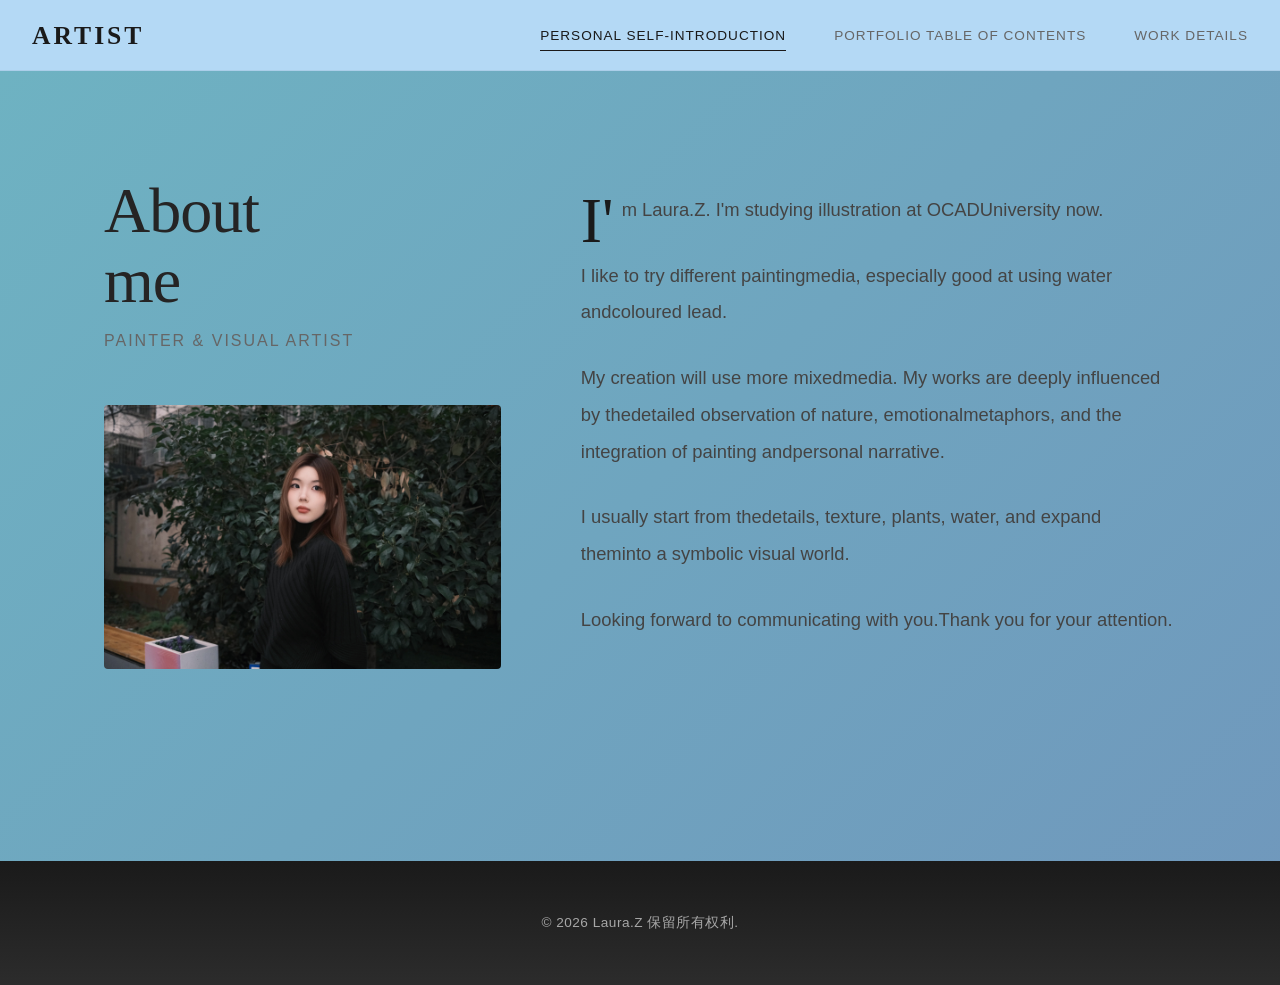
<file: index.html>
<!DOCTYPE html>
<html lang="zh-CN">
<head>
    <meta charset="UTF-8">
    <meta name="viewport" content="width=device-width, initial-scale=1.0">
    <title>Artist Portfolio</title>
    <link rel="stylesheet" href="styles.css">
</head>
<body>
    <header>
        <nav>
            <a href="index.html" class="logo">ARTIST</a>
            <ul>
                <li><a href="index.html" class="active">Personal Self-Introduction</a></li>
                <li><a href="portfolio.html">Portfolio Table of Contents</a></li>
                <li><a href="works.html">Work Details</a></li>
            </ul>
        </nav>
    </header>
    
    <main>
        <section class="intro-section">
            <div class="intro-content">
                <div class="intro-left">
                    <h1>About <br> me</h1>
                    <p class="subtitle">Painter & Visual Artist</p>
                    <div class="intro-image">
                        <img src="./feng/IMG_7413.JPG" alt="艺术家照片">
                    </div>
                </div>
                <div class="intro-text">
                    <p>I'm Laura.Z. I'm studying illustration at OCADUniversity now. </p>
                    <p>I like to try different paintingmedia, especially good at using water andcoloured lead. </p>
                    <p>My creation will use more mixedmedia. My works are deeply influenced by thedetailed observation of nature, emotionalmetaphors, and the integration of painting andpersonal narrative. </p>
                    <p>I usually start from thedetails, texture, plants, water, and expand theminto a symbolic visual world.</p>
                     <p>Looking forward to communicating with you.Thank you for your attention.</p>
                </div>
            </div>
        </section>
    </main>
    
    <footer>
        <p>&copy; 2026 Laura.Z 保留所有权利.</p>
    </footer>
</body>
</html>
</file>
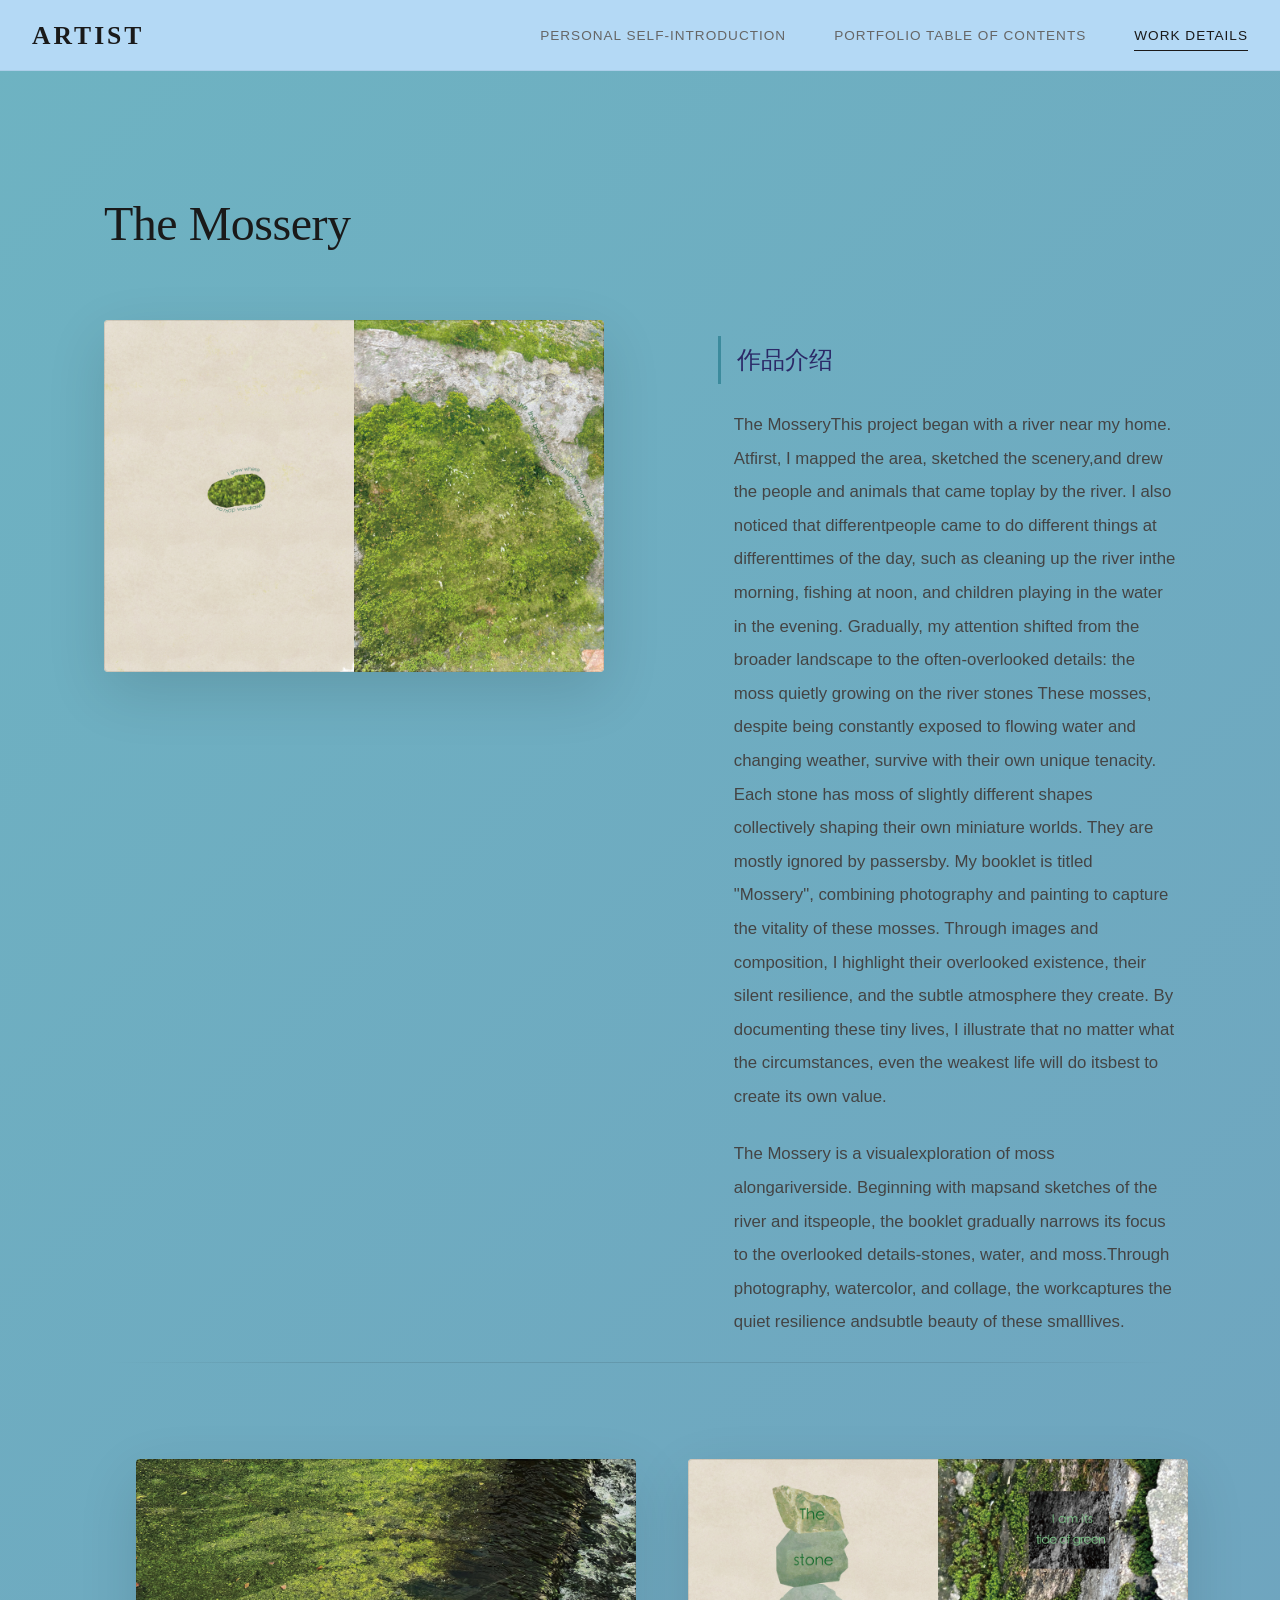
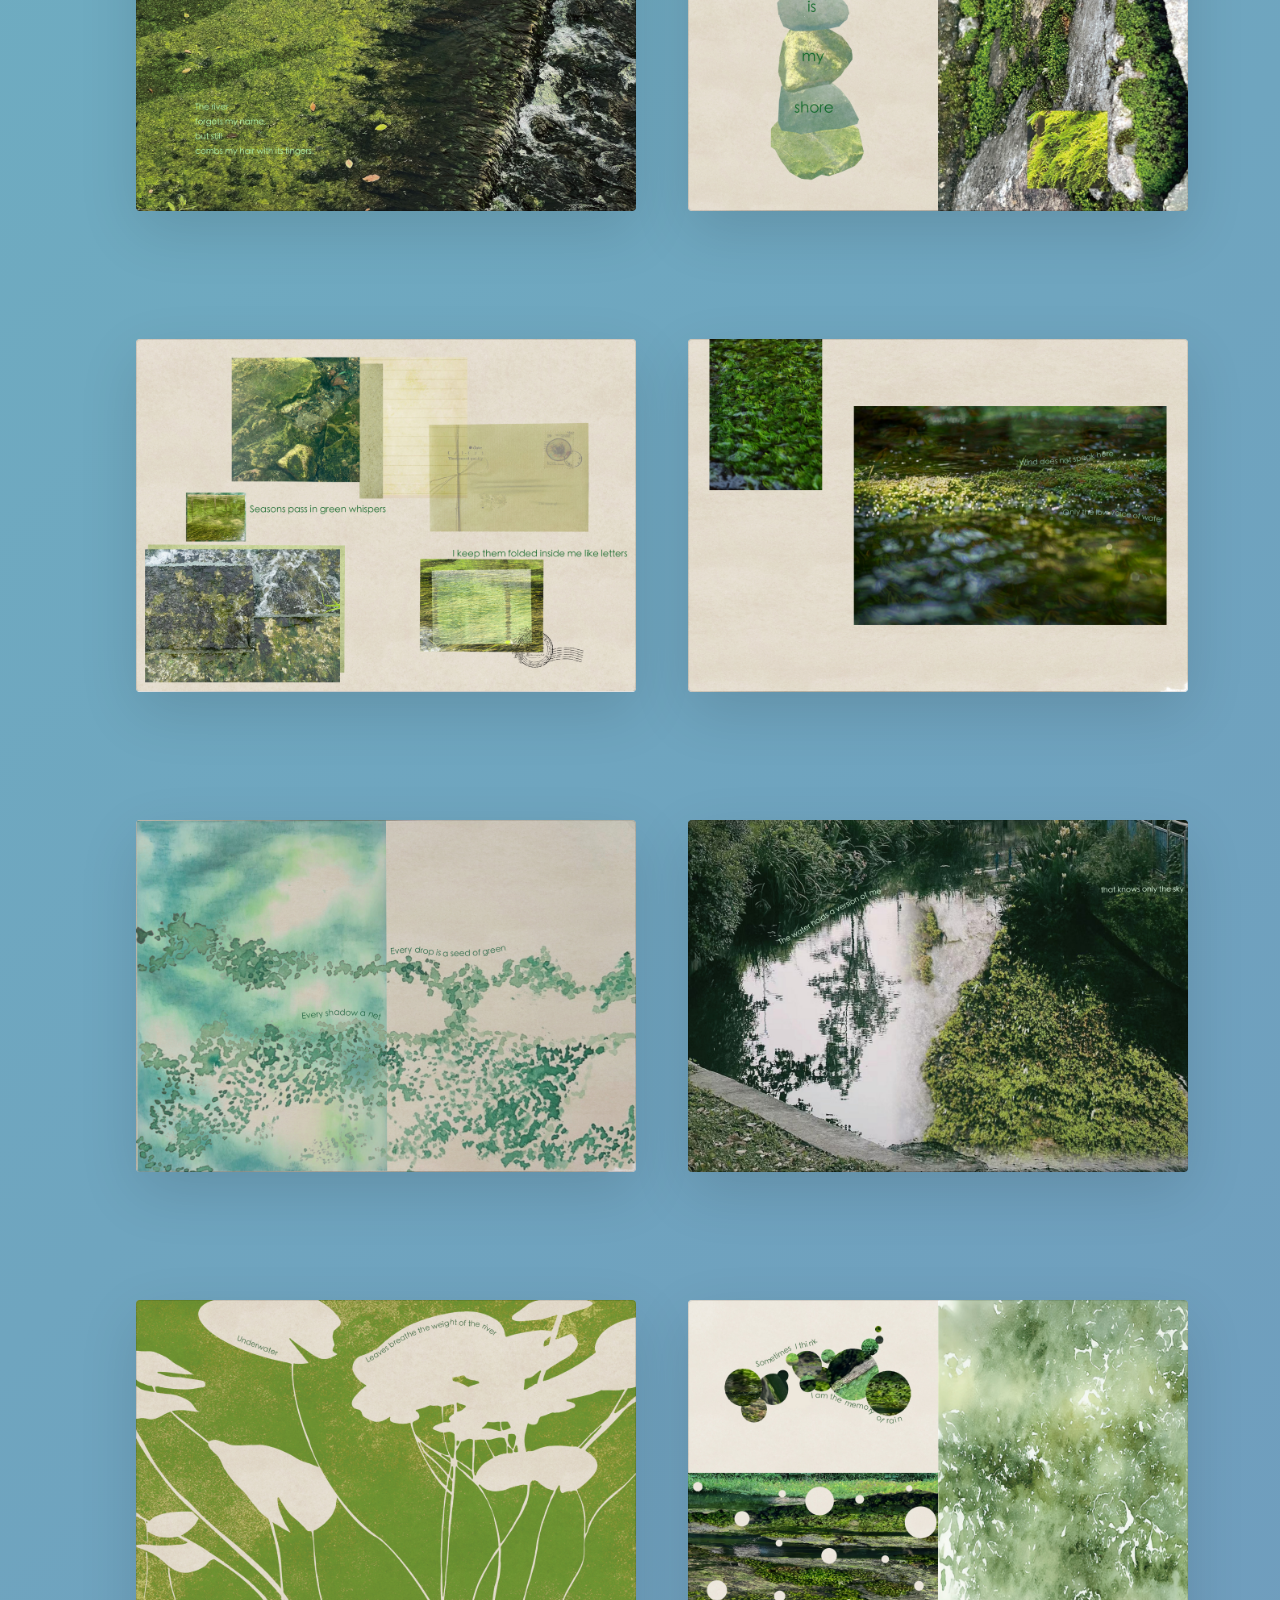
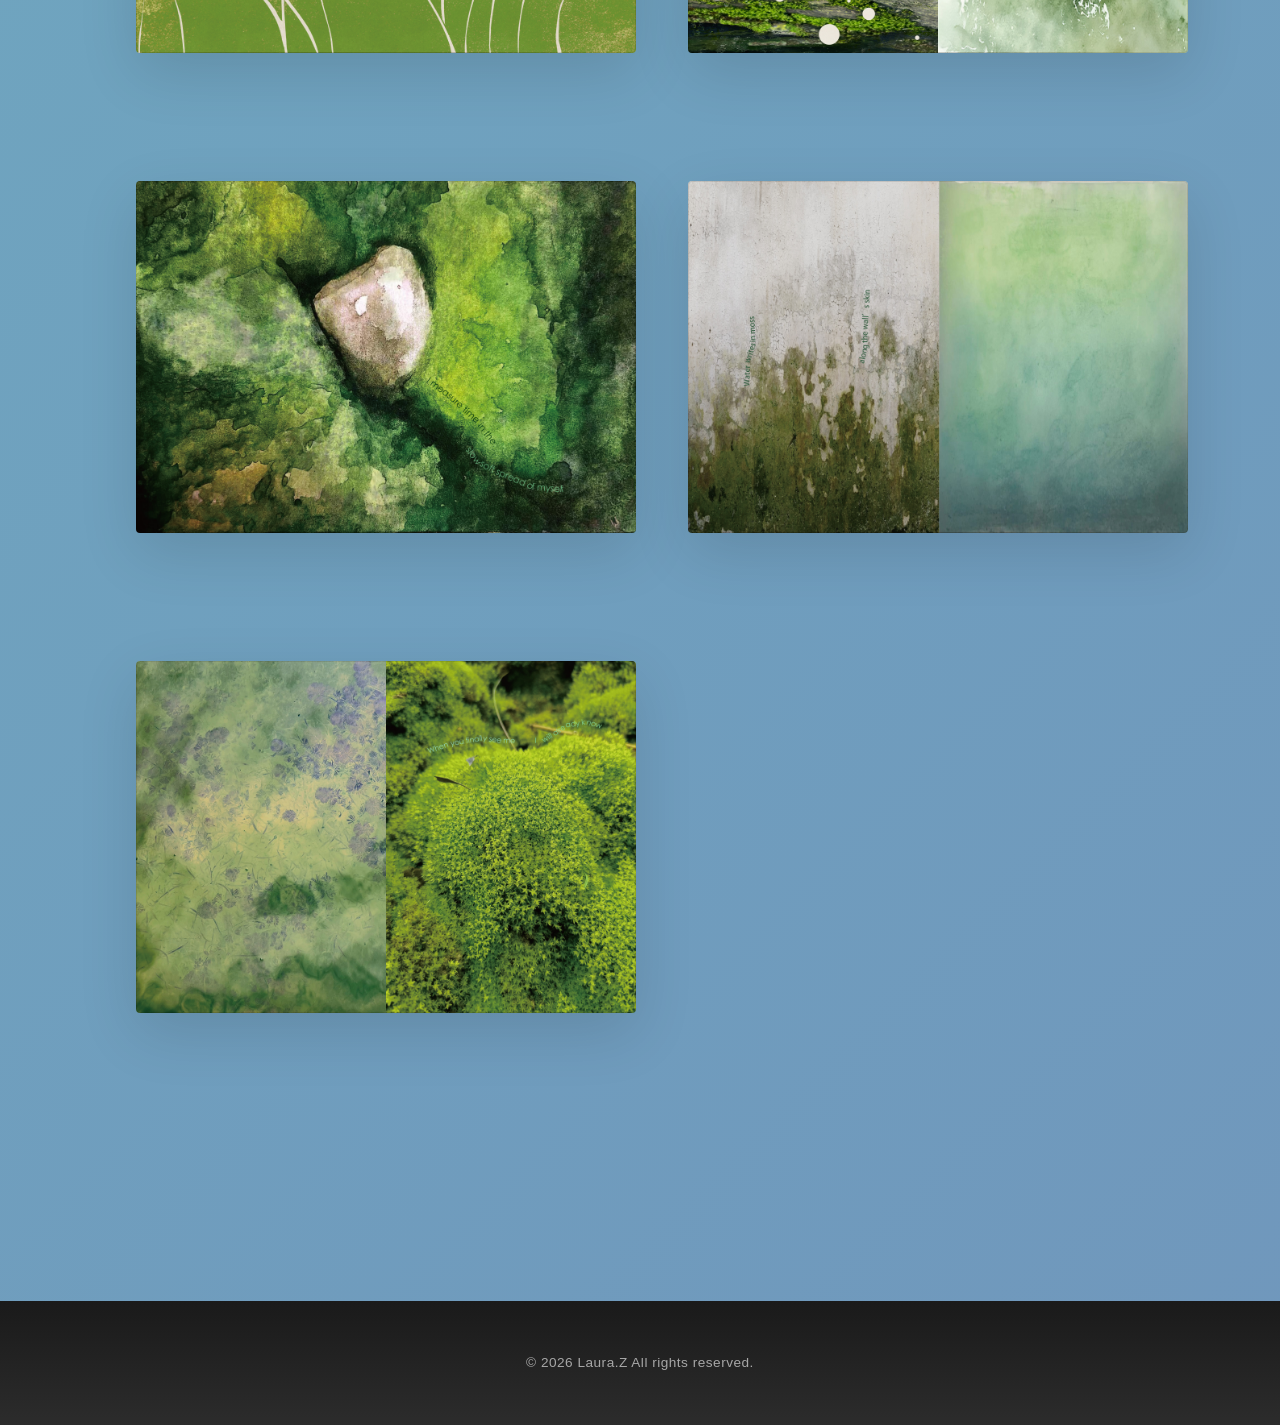
<file: work2.html>
<!DOCTYPE html>
<html lang="zh-CN">
<head>
    <meta charset="UTF-8">
    <meta name="viewport" content="width=device-width, initial-scale=1.0">
    <title>Artist Portfolio - Work Details2</title>
    <link rel="stylesheet" href="styles.css">
</head>
<body>
    <header>
        <nav>
            <a href="index.html" class="logo">ARTIST</a>
            <ul>
                <li><a href="index.html">Personal Self-Introduction</a></li>
                <li><a href="portfolio.html">Portfolio Table of Contents</a></li>
                <li><a href="works.html" class="active">Work Details</a></li>
            </ul>
        </nav>
    </header>
    <main>
        <section class="works-section">
             
    <div class="work" id="work10">
                <h1>The Mossery</h1>
                <div class="work-content">
                    <div class="work-image">
                        <img src="./images/2025/1/page1.jpg" alt="作品10">
                    </div>
                    <div class="work-info">
                        <h2>作品介绍</h2>
                        <p>The MosseryThis project began with a river near my home. Atfirst, I mapped the area, sketched the scenery,and drew the people and animals that came toplay by the river. I also noticed that differentpeople came to do different things at differenttimes of the day, such as cleaning up the river inthe morning, fishing at noon, and children
playing
in the water in the evening. Gradually, my
attention shifted from the broader landscape to
the often-overlooked details: the moss quietly
growing on the river stones
These mosses, despite being constantly
exposed to flowing water and changing weather,
survive with their own unique tenacity. Each
stone has moss of slightly different shapes
collectively shaping their own miniature worlds.
They are mostly ignored by passersby.
My booklet is titled "Mossery", combining
photography and painting to capture the vitality
of these mosses. Through images and
composition, I highlight their overlooked
existence, their silent resilience, and the subtle
atmosphere they create. By documenting these
tiny lives, I illustrate that no matter what the
circumstances, even the weakest life will do itsbest to create its own value.</p>
<p> The Mossery is a visualexploration of moss alongariverside. Beginning with mapsand sketches of the river and itspeople, the booklet gradually
narrows
its focus to the overlooked
details-stones, water, and moss.Through photography,
watercolor, and collage, the workcaptures the quiet resilience andsubtle beauty of these smalllives.</p>
                    </div>  
                </div>
                </div>
     <div class="portfolio-grid">
                <div class="work" id="work11">
                <div class="work-content">
                    <div class="work-image">
                        <img src="./images/2025/1/page2.jpg" alt="作品11">
                    </div>
                    <div class="work-info">              
                    </div>  
                </div>
                </div>
                <div class="work" id="work12">
                <div class="work-content">
                    <div class="work-image">
                        <img src="./images/2025/1/page3.jpg" alt="作品12">
                    </div>
                    <div class="work-info">
                    </div>  
                </div>
                </div>
                <div class="work" id="work13">
                <div class="work-content">
                    <div class="work-image">
                        <img src="./images/2025/1/page4.jpg" alt="作品13">
                    </div>
                </div>
                </div>
                <div class="work" id="work14">
                <div class="work-content">
                    <div class="work-image">
                        <img src="./images/2025/1/page5.jpg" alt="作品14">
                    </div>
                </div>
                </div>
                <div class="work" id="work15">
                <div class="work-content">
                    <div class="work-image">
                        <img src="./images/2025/1/page6.jpg" alt="作品15">
                    </div>
                    
                </div>
                </div>
                <div class="work" id="work16">
                <div class="work-content">
                    <div class="work-image">
                        <img src="./images/2025/1/page7.jpg" alt="作品16">
                    </div>
                    </div>      
                </div>
                <div class="work" id="work17">
                <div class="work-content">
                    <div class="work-image">
                        <img src="./images/2025/1/page8.jpg" alt="作品17">
                    </div>
                </div>
                </div>
                <div class="work" id="work18">
                <div class="work-content">
                    <div class="work-image">
                        <img src="./images/2025/1/page9.jpg" alt="作品18">
                    </div> 
                </div>
                </div>
                <div class="work" id="work19">
                <div class="work-content">
                    <div class="work-image">
                        <img src="./images/2025/1/page10.jpg" alt="作品19">
                    </div>
                </div>
                </div>
                <div class="work" id="work20">
                <div class="work-content">
                    <div class="work-image">
                        <img src="./images/2025/1/page11.jpg" alt="作品20">
                    </div>
                </div>
                </div>
                 <div class="work" id="work41">
                <div class="work-content">
                    <div class="work-image">
                        <img src="./images/2025/1/page12.jpg" alt="作品41">
                    </div>
                </div>
                </div>
    </div>
        </section>
    </main>
     <footer>
        <p>&copy; 2026 Laura.Z All rights reserved.</p>
    </footer>            
</body>
</html>
</file>
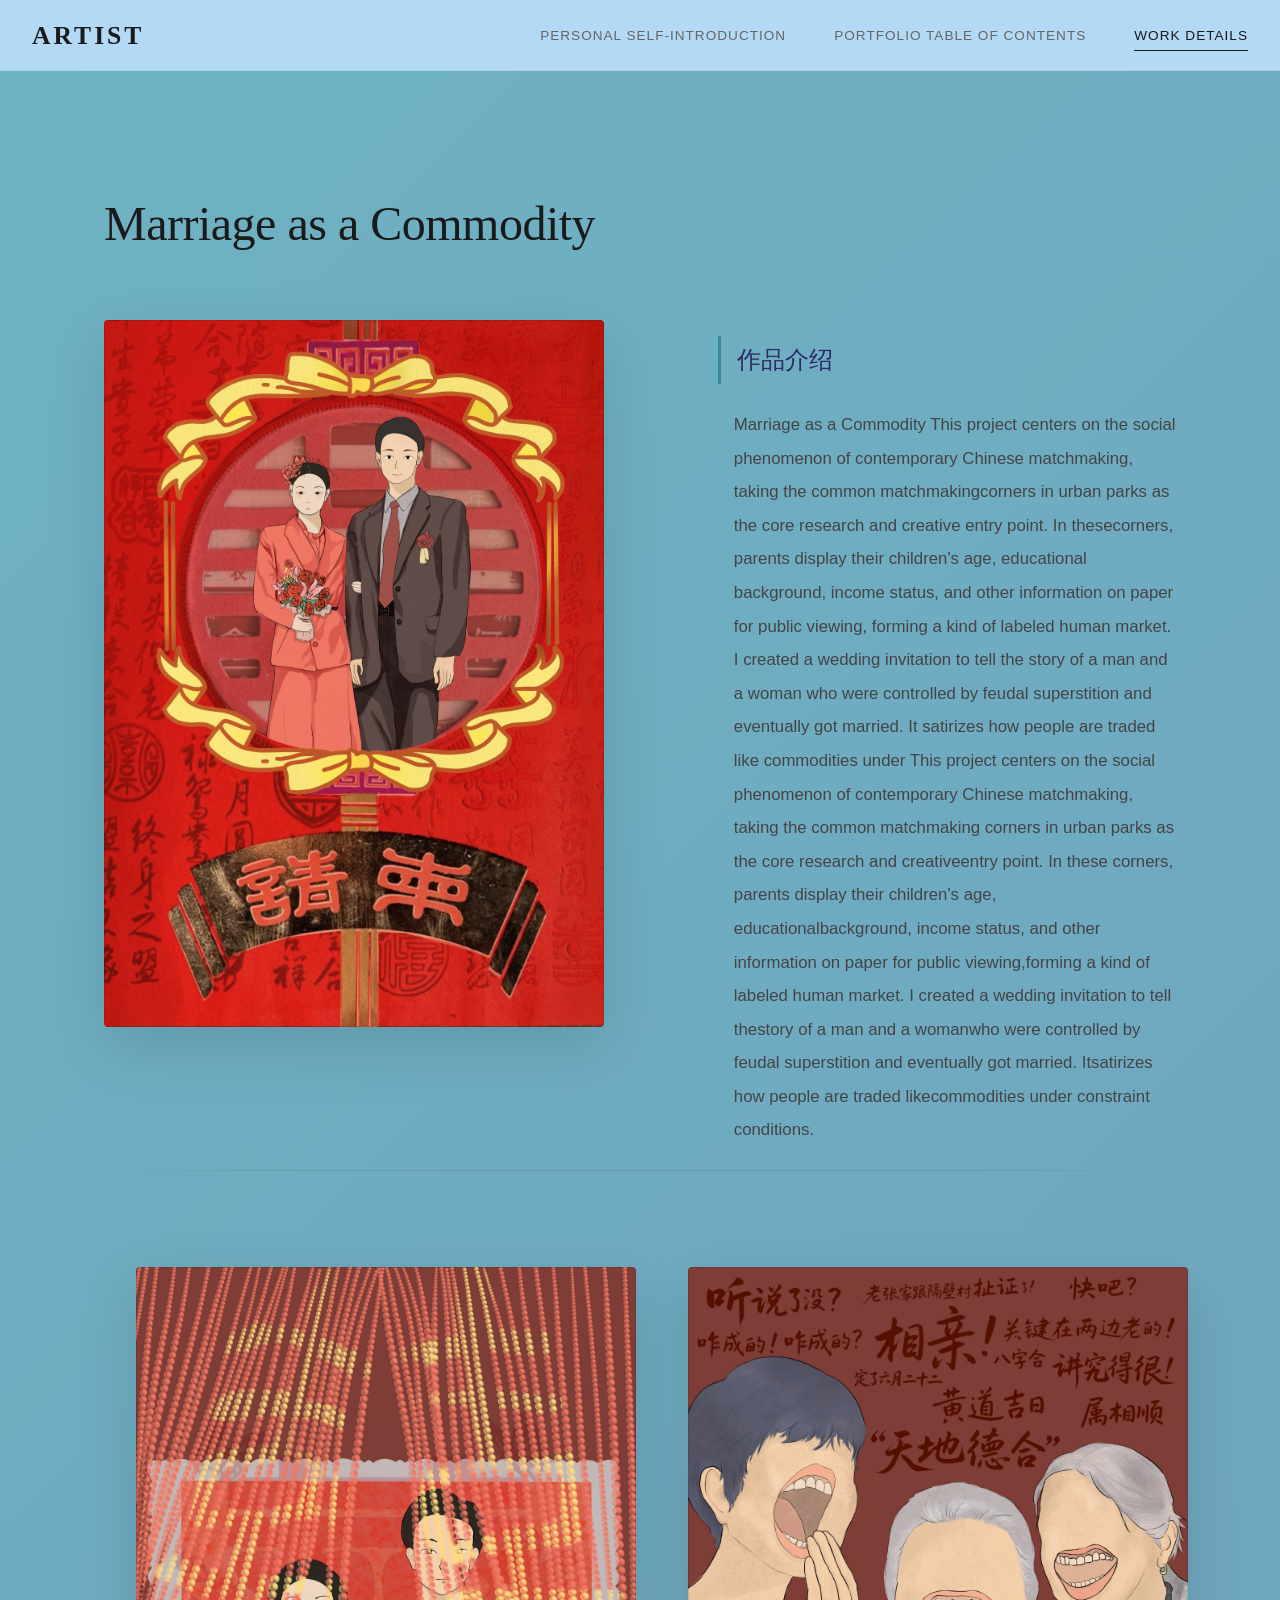
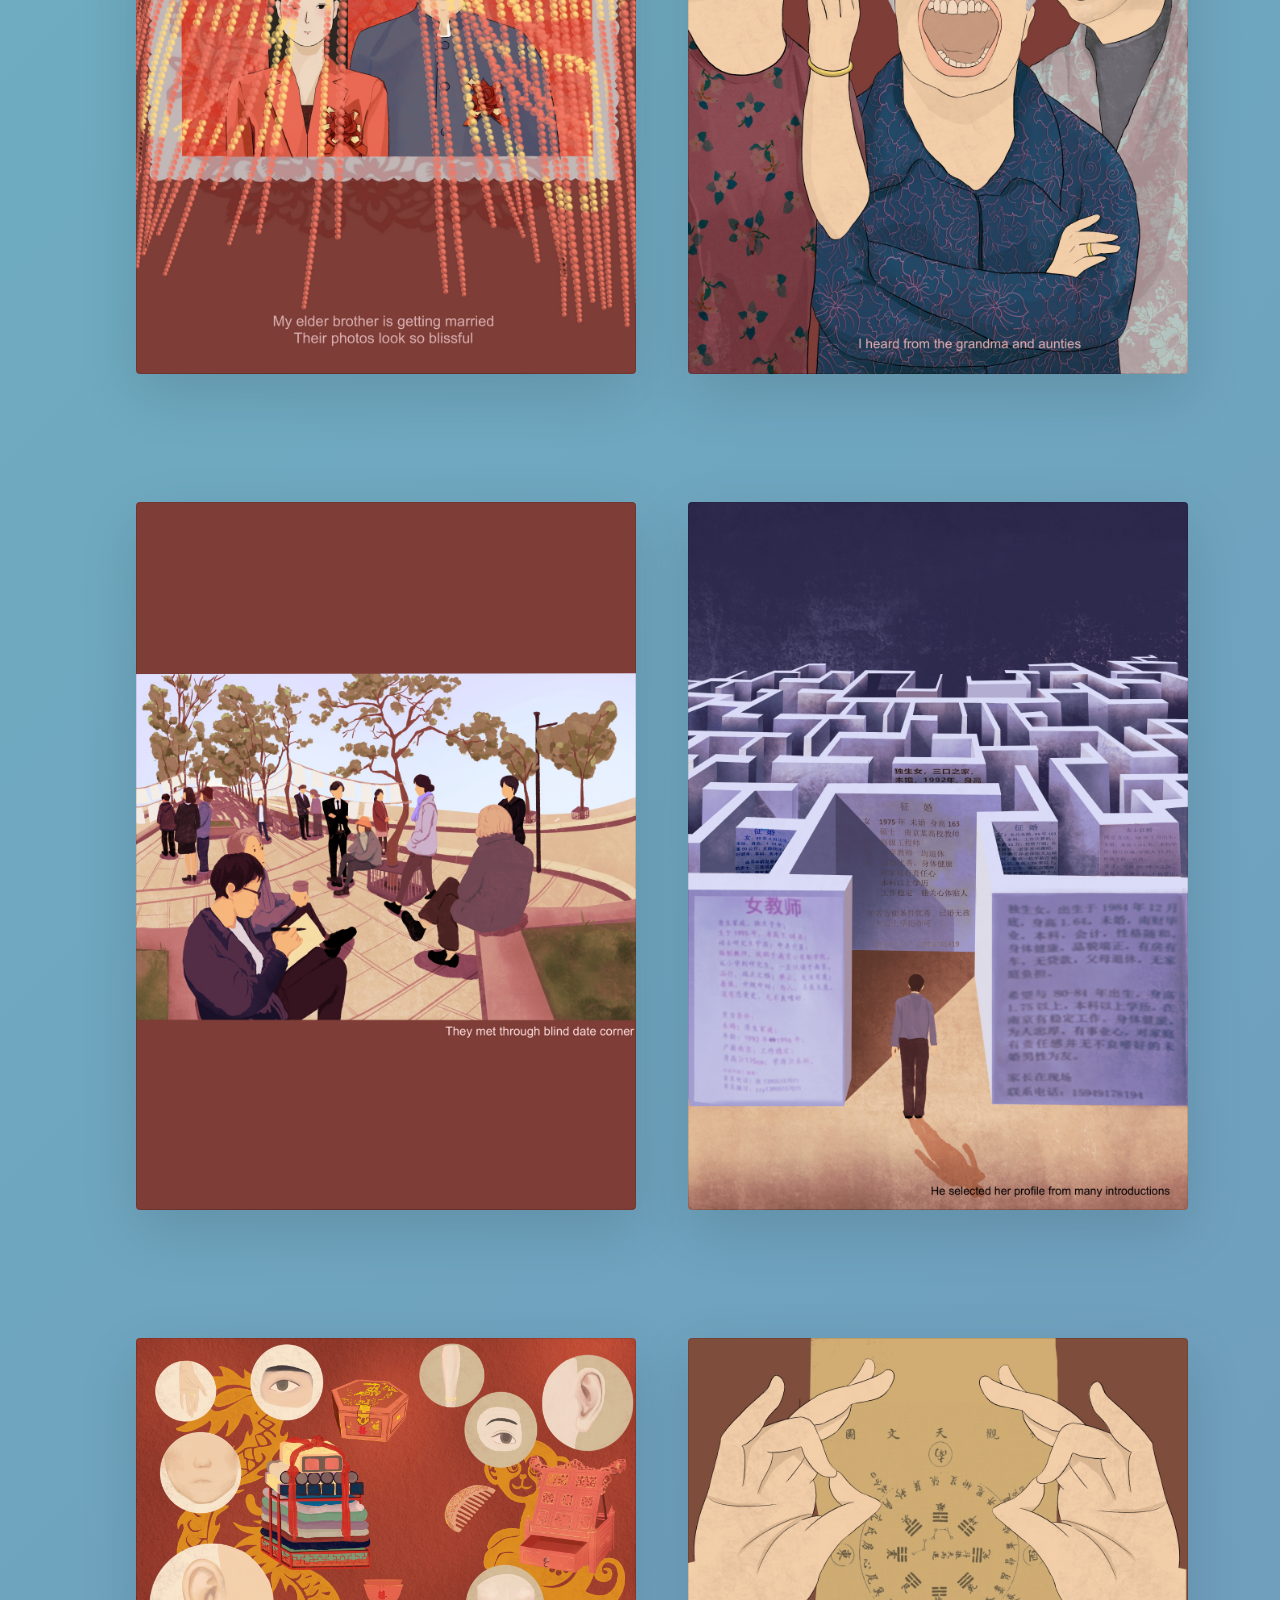
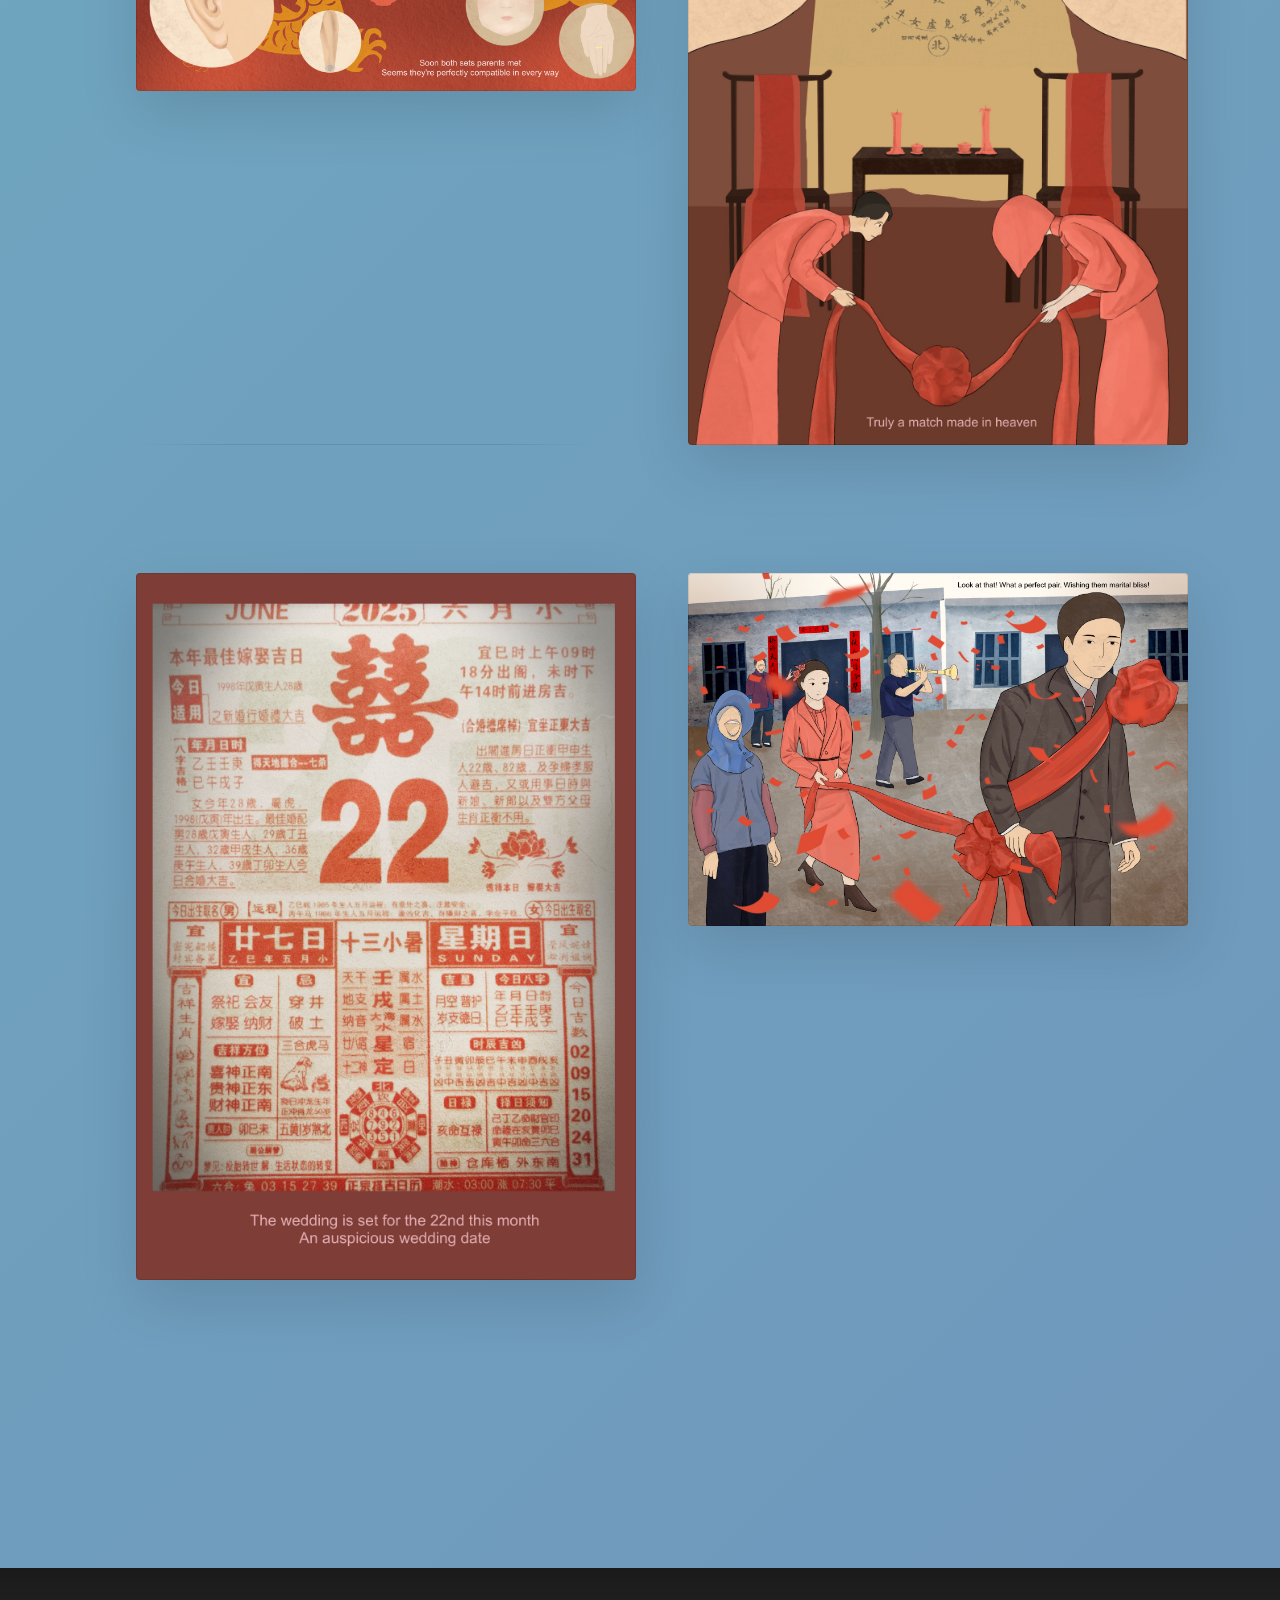
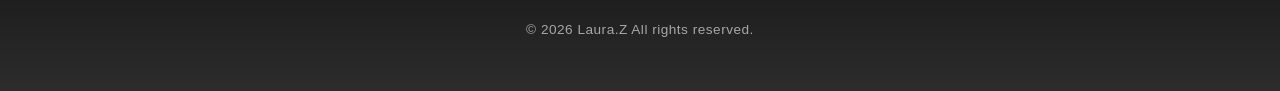
<file: work3.html>
<!DOCTYPE html>
<html lang="zh-CN">
<head>
    <meta charset="UTF-8">
    <meta name="viewport" content="width=device-width, initial-scale=1.0">
    <title>Artist Portfolio - Work Details3</title>
    <link rel="stylesheet" href="styles.css">
</head>
<body>
    <header>
        <nav>
            <a href="index.html" class="logo">ARTIST</a>
            <ul>
                <li><a href="index.html">Personal Self-Introduction</a></li>
                <li><a href="portfolio.html">Portfolio Table of Contents</a></li>
                <li><a href="works.html" class="active">Work Details</a></li>
            </ul>
        </nav>
    </header>
    <main>
        <section class="works-section">
    <div class="work" id="work3">
                <h1>Marriage as a Commodity</h1>
                <div class="work-content">
                    <div class="work-image">
                        <img src="./images/2025/2/1 3.jpg" alt="作品21">
                    </div>
                    <div class="work-info">
                        <h2>作品介绍</h2>
                        <p>Marriage as a Commodity
This project centers on the social phenomenon
of contemporary Chinese
matchmaking, taking the common matchmakingcorners in urban parks as the
core research and creative entry point. In thesecorners, parents display their
children's age, educational background, income
status, and other information on
paper for public viewing, forming a kind of
labeled human market. I created a
wedding invitation to tell the story of a man and
a woman who were controlled
by feudal superstition and eventually got
married. It satirizes how people are
traded like commodities under This project
centers on the social phenomenon of
contemporary Chinese matchmaking, taking the
common matchmaking corners
in urban parks as the core research and creativeentry point. In these corners,
parents display their children's age, educationalbackground, income status, and
other information on paper for public viewing,forming a kind of labeled human
market. I created a wedding invitation to tell thestory of a man and a womanwho were controlled by feudal superstition and eventually got married. Itsatirizes how people are traded likecommodities under constraint conditions.</p>
                        
                    </div>  
                </div>
                </div>
                </div>
     <div class="portfolio-grid">
                <div class="work" id="work22">
                <div class="work-content">
                    <div class="work-image">
                        <img src="./images/2025/2/2 3.jpg" alt="作品22">
                    </div>
                </div>
                </div>
                <div class="work" id="work23">
                <div class="work-content">
                    <div class="work-image">
                        <img src="./images/2025/2/3 2.jpg" alt="作品23">
                    </div>
                </div>
                </div>
                <div class="work" id="work24">
                <div class="work-content">
                    <div class="work-image">
                        <img src="./images/2025/2/4 2.jpg" alt="作品24">
                    </div>
                </div>
                </div>
                <div class="work" id="work25">
                <div class="work-content">
                    <div class="work-image">
                        <img src="./images/2025/2/5 2.jpg" alt="作品25">
                    </div>
                </div>
                </div>
                <div class="work" id="work26">
                <div class="work-content">
                    <div class="work-image">
                        <img src="./images/2025/2/67 2.jpg" alt="作品26">
                    </div>
                </div>
                </div>
                <div class="work" id="work27">
                <div class="work-content">
                    <div class="work-image">
                        <img src="./images/2025/2/8 2.jpg" alt="作品27">
                    </div>
                </div>
                </div>
                <div class="work" id="work28">
                <div class="work-content">
                    <div class="work-image">
                        <img src="./images/2025/2/9 2.jpg" alt="作品28">
                    </div>
                </div>
                </div>
                <div class="work" id="work29">
                <div class="work-content">
                    <div class="work-image">
                        <img src="./images/2025/2/10_11 2.jpg" alt="作品29">
                    </div>
                </div>
                </div>
    </div>
            </div>
        </section>
    </main>
     <footer>
        <p>&copy; 2026 Laura.Z All rights reserved.</p>
    </footer>               
</body>
</html>
</file>
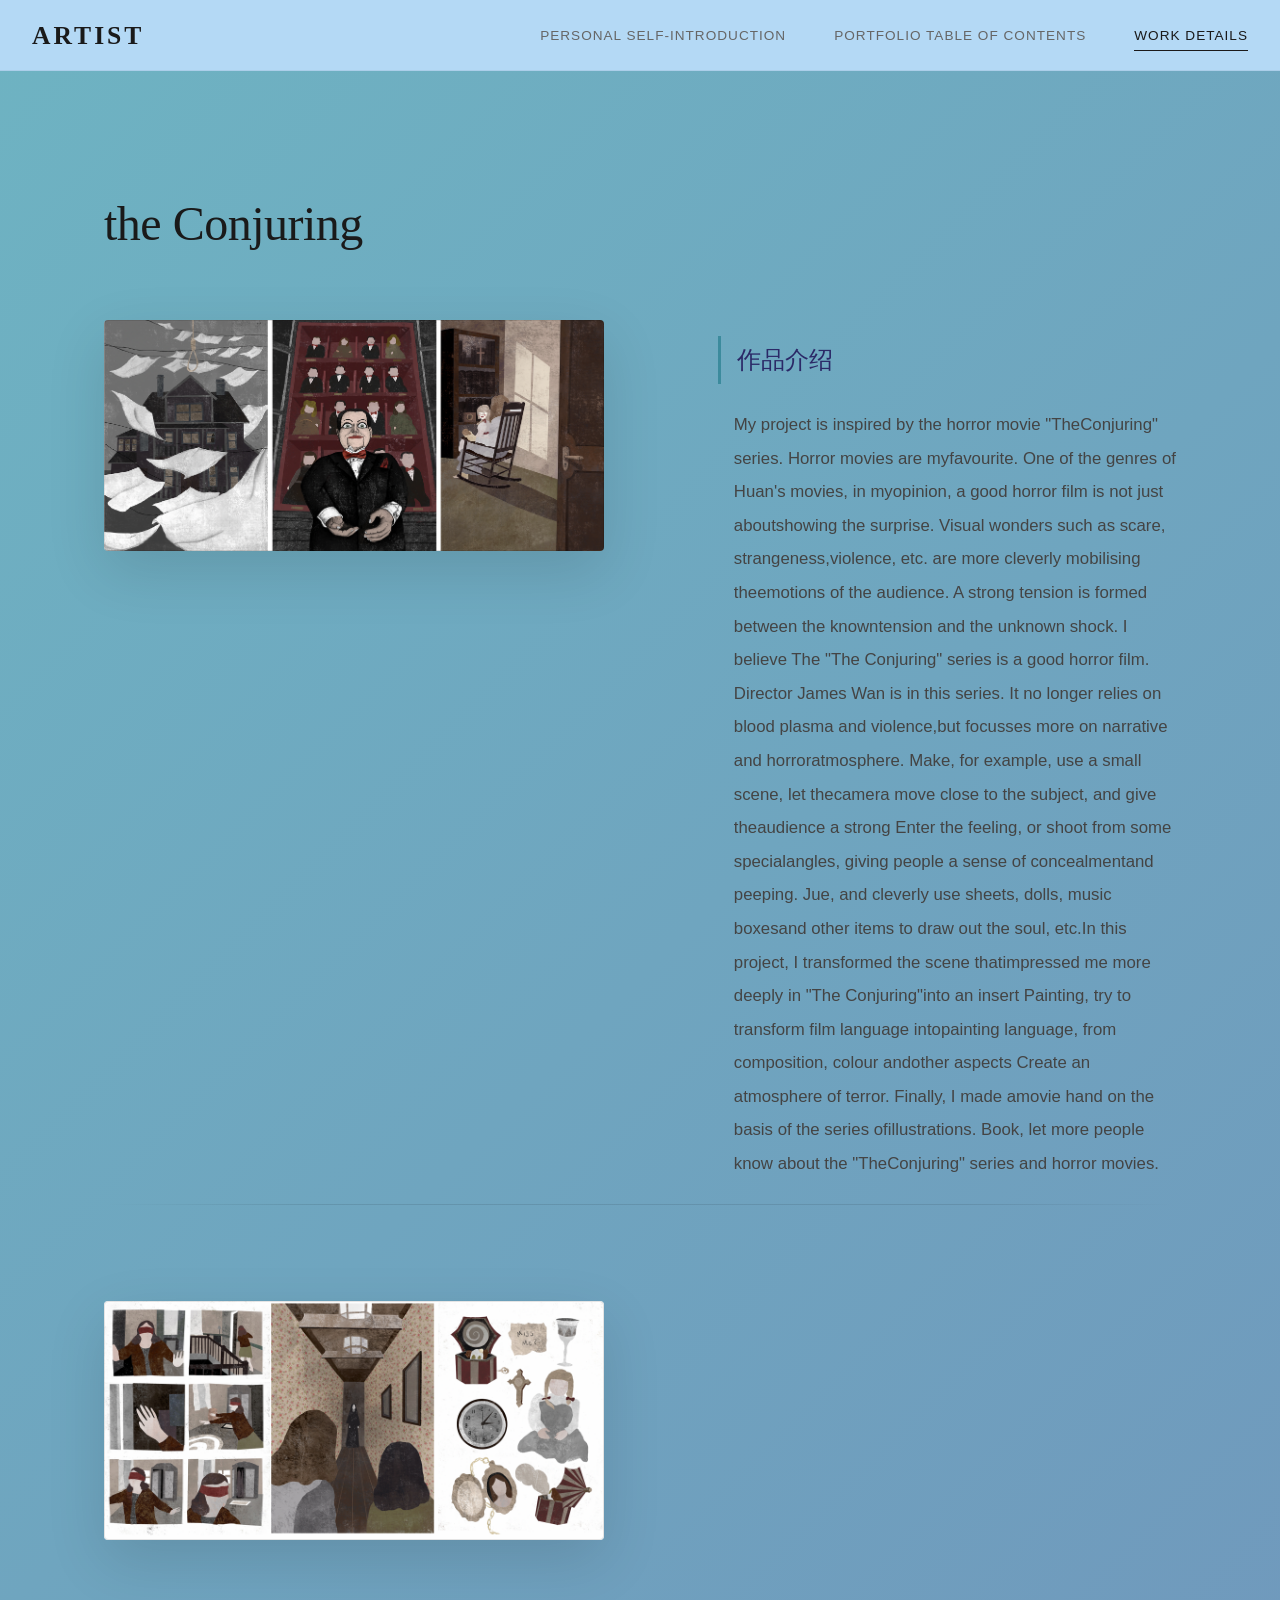
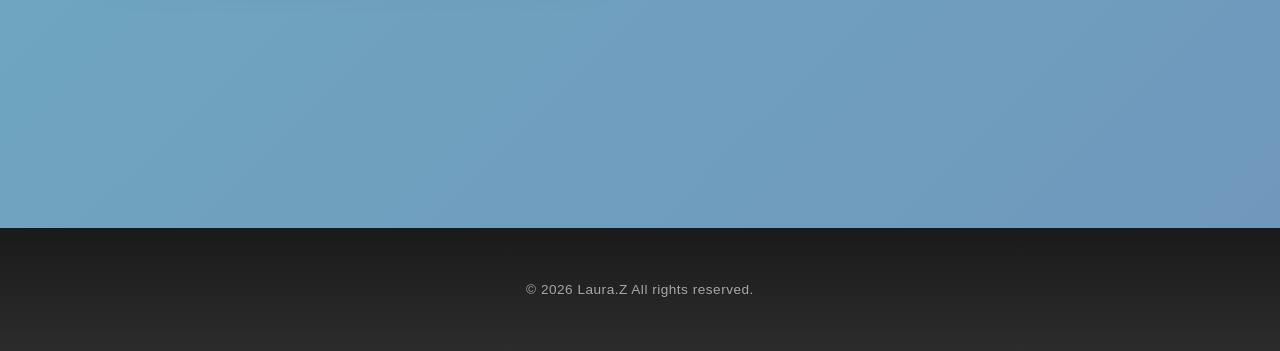
<file: work5.html>
<!DOCTYPE html>
<html lang="zh-CN">
<head>
    <meta charset="UTF-8">
    <meta name="viewport" content="width=device-width, initial-scale=1.0">
    <title>Artist Portfolio - Work Details5</title>
    <link rel="stylesheet" href="styles.css">
</head>
<body>
    <header>
        <nav>
            <a href="index.html" class="logo">ARTIST</a>
            <ul>
                <li><a href="index.html">Personal Self-Introduction</a></li>
                <li><a href="portfolio.html">Portfolio Table of Contents</a></li>
                <li><a href="works.html" class="active">Work Details</a></li>
            </ul>
        </nav>
    </header>
    <main>
        <section class="works-section">
             <div class="work" id="work33">
                <h1>the Conjuring</h1>
                <div class="work-content">
                    <div class="work-image">
                        <img src="./images/2023/1/1.png" alt="作品33">
                    </div>
                    <div class="work-info">
                        <h2>作品介绍</h2>
                        <p>My project is inspired by the horror movie "TheConjuring" series. Horror movies are myfavourite.
One of the genres of Huan's movies, in myopinion, a good horror film is not just aboutshowing the surprise.
Visual wonders such as scare, strangeness,violence, etc. are more cleverly mobilising theemotions of the audience.
A strong tension is formed between the knowntension and the unknown shock. I believe
The "The Conjuring" series is a good horror film.
Director James Wan is in this series.
It no longer relies on blood plasma and violence,but focusses more on narrative and horroratmosphere.
Make, for example, use a small scene, let thecamera move close to the subject, and give theaudience a strong
Enter the feeling, or shoot from some specialangles, giving people a sense of concealmentand peeping.
Jue, and cleverly use sheets, dolls, music boxesand other items to draw out the soul, etc.In this project, I transformed the scene thatimpressed me more deeply in "The Conjuring"into an insert Painting, try to transform film language intopainting language, from composition, colour andother aspects
Create an atmosphere of terror. Finally, I made amovie hand on the basis of the series ofillustrations.
Book, let more people know about the "TheConjuring" series and horror movies.</p>
                    </div>
                    </div>
                </div>
                 <div class="work" id="work42">
                <div class="work-content">
                    <div class="work-image">
                        <img src="./images/2023/1/2.png" alt="作品42">
                    </div>
                    <div class="work-info">
                    </div>
                    </div>
                </div>
            </section>
    </main>
    
    <footer>
        <p>&copy; 2026 Laura.Z All rights reserved.</p>
    </footer>
</body>
</html>
</file>
<file: styles.css>
/* 全局样式 */
* {
    margin: 0;
    padding: 0;
    box-sizing: border-box;
}

@import url('https://fonts.googleapis.com/css2?family=Playfair+Display:wght@400;500;600;700&family=Inter:wght@300;400;500;600&display=swap');

body {
    font-family: 'Inter', -apple-system, BlinkMacSystemFont, sans-serif;
    line-height: 2;
    color: #2c2c2c;
    background: linear-gradient(135deg, #6eb3c2 0%, #7097bc 100%);
    min-height: 100vh;
}

/* 导航栏样式 */
header {
    background: #b4d9f5 ;
    backdrop-filter: blur(20px);
    -webkit-backdrop-filter: blur(20px);
    border-bottom: 1px solid rgba(0, 0, 0, 0.05);
    position: fixed;
    top: 0;
    left: 0;
    right: 0;
    z-index: 1000;
}

nav {
    display: flex;
    justify-content: space-between;
    align-items: center;
    max-width: 1400px;
    margin: 0 auto;
    padding: 0 2rem;
}

.logo {
    font-family: 'Playfair Display', serif;
    font-size: 1.6rem;
    font-weight: 600;
    letter-spacing: 3px;
    text-decoration: none;
    color: #1a1a1a;
    transition: all 0.3s ease;
    position: relative;
}

.logo::after {
    content: '';
    position: absolute;
    bottom: -2px;
    left: 0;
    width: 0;
    height: 1px;
    background: #1a1a1a;
    transition: width 0.3s ease;
}

.logo:hover::after {
    width: 100%;
}

nav ul {
    display: flex;
    list-style: none;
    padding: 1.2rem 0;
    gap: 3rem;
}

nav ul li a {
    text-decoration: none;
    color: #666;
    font-size: 0.85rem;
    font-weight: 400;
    letter-spacing: 1px;
    text-transform: uppercase;
    transition: all 0.3s ease;
    position: relative;
    padding: 0.5rem 0;
}

nav ul li a::before {
    content: '';
    position: absolute;
    bottom: 0;
    left: 0;
    width: 0;
    height: 1px;
    background: #1a1a1a;
    transition: width 0.3s ease;
}

nav ul li a:hover {
    color: #1a1a1a;
}

nav ul li a:hover::before {
    width: 100%;
}

nav ul li a.active {
    color: #1a1a1a;
}

nav ul li a.active::before {
    width: 100%;
}

/* 主内容区域 */
main {
    margin-top: 80px;
    padding: 2rem;
    max-width: 1200px;
    margin-left: auto;
    margin-right: auto;
}

/* 个人介绍页面样式 */
.intro-section {
    padding: 4rem 0;
    max-width: 1200px;
    margin: 0 auto;
}

.intro-content {
    display: grid;
    grid-template-columns: 1fr 1.5fr;
    gap: 5rem;
    align-items: start;
    padding: 0 2rem;
}

.intro-left {
    position: sticky;
    top: 120px;
}

.intro-content h1 {
    font-family: 'Playfair Display', serif;
    font-size: 4rem;
    font-weight: 400;
    letter-spacing: -1px;
    margin-bottom: 0.5rem;
    color: #252424;
    line-height: 1.1;
}

.subtitle {
    font-size: 1rem;
    color: #666;
    margin-bottom: 3rem;
    font-weight: 300;
    letter-spacing: 2px;
    text-transform: uppercase;
}

.intro-image {
    position: relative;
    overflow: hidden;
    border-radius: 4px;
}

.intro-image::before {
    content: '';
    position: absolute;
    top: 0;
    left: 0;
    right: 0;
    bottom: 0;
    border-radius: 4px;
    pointer-events: none;
    z-index: 1;
}

.intro-image img {
    width: 100%;
    height: auto;
    object-fit: cover;
    display: block;
    transition: transform 0.6s cubic-bezier(0.4, 0, 0.2, 1);
}

.intro-image:hover img {
    transform: scale(1.02);
}

.intro-text {
    text-align: left;
    padding-top: 1rem;
}

.intro-text p {
    margin-bottom: 1.8rem;
    font-size: 1.15rem;
    line-height: 2;
    color: #444;
    font-weight: 300;
}

.intro-text p:first-child::first-letter {
    font-family: 'Playfair Display', serif;
    font-size: 4rem;
    float: left;
    line-height: 1;
    margin-right: 0.5rem;
    margin-top: -0.2rem;
    color: #1a1a1a;
}

/* 作品集目录页面样式 */
.portfolio-section {
    padding: 4rem 0;
    max-width: 1400px;
}

.portfolio-section h1 {
    font-family: 'Playfair Display', serif;
    font-size: 4rem;
    font-weight: 400;
    letter-spacing: -1px;
    margin-bottom: 5rem;
    color: #1a1a1a;
    text-align: left;
    padding-left: 2rem;
}

/* 年份分组样式 */
.year-group {
    margin-bottom: 5rem;
    position: relative;
}

.year-group::after {
    content: '';
    position: absolute;
    bottom: -2.5rem;
    left: 2rem;
    right: 2rem;
    height: 1px;
    background: linear-gradient(90deg, transparent 0%, rgba(0,0,0,0.1) 20%, rgba(0,0,0,0.1) 80%, transparent 100%);
}

.year-group:last-child::after {
    display: none;
}

.year-title {
    font-family: 'Playfair Display', serif;
    font-size: 3rem;
    font-weight: 300;
    color: #1a1a1a;
    margin-bottom: 2.5rem;
    padding-left: 2rem;
    position: relative;
    display: inline-block;
}

.year-title::before {
    content: '';
    position: absolute;
    left: 0;
    top: 50%;
    transform: translateY(-50%);
    width: 3px;
    height: 60%;
    background: linear-gradient(180deg, #333 0%, #888 100%);
    border-radius: 2px;
}

.portfolio-grid {
    display: grid;
    grid-template-columns: repeat(auto-fill, minmax(350px, 1fr));
    gap: 2rem;
    padding: 0 2rem;
}

.portfolio-item {
    background: #fff;
    border-radius: 4px;
    overflow: hidden;
    box-shadow: 0 2px 20px rgba(0, 0, 0, 0.06);
    transition: all 0.4s cubic-bezier(0.4, 0, 0.2, 1);
    position: relative;
}

.portfolio-item::before {
    content: '';
    position: absolute;
    top: 0;
    left: 0;
    right: 0;
    bottom: 0;
    border: 1px solid transparent;
    border-radius: 4px;
    transition: border-color 0.4s ease;
    pointer-events: none;
    z-index: 1;
}

.portfolio-item:hover {
    transform: translateY(-8px);
    box-shadow: 0 20px 40px rgba(0, 0, 0, 0.12);
}

.portfolio-item:hover::before {
    border-color: rgba(0, 0, 0, 0.1);
}

.portfolio-item a {
    text-decoration: none;
    color: inherit;
    display: block;
}

.portfolio-item img {
    width: 100%;
    height: 280px;
    object-fit: contain;
    transition: transform 0.6s cubic-bezier(0.4, 0, 0.2, 1);
}

.portfolio-item:hover img {
    transform: scale(1.03);
}

.portfolio-item h3 {
    padding: 1.5rem;
    font-size: 1.1rem;
    font-weight: 500;
    margin: 0;
    color: #2c2c2c;
    letter-spacing: 0.3px;
}

/* 作品详情页面样式 */
.works-section {
    padding: 4rem 0;
    max-width: 1400px;
}

.work {
    margin-bottom: 6rem;
    padding-bottom: 0rem;
    position: relative;
}

.work::after {
    content: '';
    position: absolute;
    bottom: 0;
    left: 2rem;
    right: 2rem;
    height: 1px;
    background: linear-gradient(90deg, transparent 0%, rgba(0,0,0,0.1) 20%, rgba(0,0,0,0.1) 80%, transparent 100%);
}

.work:last-child::after {
    display: none;
}

.work h1 {
    font-family: 'Playfair Display', serif;
    font-size: 3rem;
    font-weight: 400;
    margin-bottom: 3rem;
    color: #1a1a1a;
    padding-left: 2rem;
    letter-spacing: -0.5px;
}

.work-content {
    display: grid;
    grid-template-columns: 1.2fr 1fr;
    gap: 4rem;
    align-items: start;
    padding: 0 2rem;
}

.work-image {
    width: 500px;
    position: relative;
    border-radius: 4px;
    overflow: hidden;
    box-shadow: 0 20px 60px rgba(0, 0, 0, 0.12);
}

.work-image::before {
    content: '';
    position: absolute;
    top: 0;
    left: 0;
    right: 0;
    bottom: 0;
    border: 1px solid rgba(0, 0, 0, 0.1);
    border-radius: 4px;
    pointer-events: none;
    z-index: 1;
}

.work-image img {
    width: 100%;
    height: auto;
    object-fit: cover;
    display: block;
    transition: transform 0.6s cubic-bezier(0.4, 0, 0.2, 1);
}
/* .work-image :nth-child(2) img
{
    width: 900px;
    height: 500px;
} */

.work-image:hover img {
    transform: scale(1.02);
}

.work-info {
    padding-top: 1rem;
}

.work-info h2 {
    font-family: 'Playfair Display', serif;
    font-size: 1.5rem;
    font-weight: 400;
    margin-bottom: 1.5rem;
    color: #2b2967;
    position: relative;
    padding-left: 1rem;
}

.work-info h2 {
    border-left: 3px solid #3c8b9d;
}

.work-info ul {
    list-style: none;
    margin-bottom: 4rem;
    padding-left: 1rem;
}

.work-info ul li {
    margin-bottom: 0.8rem;
    font-size: 1rem;
    color: #555;
    font-weight: 300;
    letter-spacing: 0.3px;
}

.work-info ul li strong {
    color: #1a1a1a;
    font-weight: 500;
}

.work-info p {
    margin-bottom: 1.5rem;
    line-height: 2;
    font-size: 1.05rem;
    color: #444;
    font-weight: 300;
    padding-left: 1rem;
}

/* 页脚样式 */
footer {
    background: linear-gradient(180deg, #1a1a1a 0%, #2c2c2c 100%);
    color: rgba(255, 255, 255, 0.6);
    text-align: center;
    padding: 3rem 2rem;
    margin-top: 6rem;
}

footer p {
    font-size: 0.85rem;
    letter-spacing: 0.5px;
    font-weight: 300;
}

/* 响应式设计 */
@media (max-width: 768px) {
    nav {
        padding: 0 1rem;
    }
    
    .logo {
        font-size: 1.2rem;
        letter-spacing: 2px;
    }
    
    nav ul {
        gap: 1.5rem;
    }
    
    nav ul li a {
        font-size: 0.7rem;
        letter-spacing: 0.5px;
    }
    
    main {
        padding: 1rem;
        margin-top: 70px;
    }
    
    .intro-content {
        grid-template-columns: 1fr;
        gap: 3rem;
        padding: 0 1rem;
    }
    
    .intro-left {
        position: static;
        text-align: center;
    }
    
    .intro-content h1 {
        font-size: 2.5rem;
        br {
            display: none;
        }
    }
    
    .intro-image {
        max-width: 300px;
        margin: 0 auto;
    }
    
    .intro-text {
        padding-top: 0;
    }
    
    .intro-text p {
        font-size: 1rem;
        line-height: 1.8;
    }
    
    .intro-text p:first-child::first-letter {
        font-size: 3rem;
    }
    
    .portfolio-section h1 {
        font-size: 2.5rem;
        padding-left: 1rem;
        margin-bottom: 3rem;
    }
    
    .year-title {
        font-size: 2rem;
        padding-left: 1rem;
    }
    
    .portfolio-grid {
        grid-template-columns: 1fr;
        gap: 2rem;
        padding: 0 1rem;
    }
    
    .portfolio-item img {
        height: 240px;
    }
    
    .work-content {
        grid-template-columns: 1fr;
        gap: 2.5rem;
        padding: 0 1rem;
    }
    
    .work h1 {
        font-size: 2rem;
        padding-left: 1rem;
        margin-bottom: 2rem;
    }
    
    .work {
        margin-bottom: 4rem;
        padding-bottom: 3rem;
    }
    
    .work::after {
        left: 1rem;
        right: 1rem;
    }
    
    .work-info {
        padding-top: 0;
    }
    
    .work-info h2 {
        font-size: 1.3rem;
    }
    
    .work-info ul li {
        font-size: 0.95rem;
    }
    
    .work-info p {
        font-size: 1rem;
        line-height: 1.8;
    }
}

@media (max-width: 480px) {
    nav ul {
        flex-direction: column;
        align-items: center;
        padding: 0.5rem 0;
    }
    
    nav ul li {
        margin: 0.5rem 0;
    }
    
    main {
        margin-top: 120px;
    }
    
    .intro-image {
        width: 150px;
        height: 150px;
    }
    
    .portfolio-grid {
        grid-template-columns: 1fr;
    }
}
</file>
